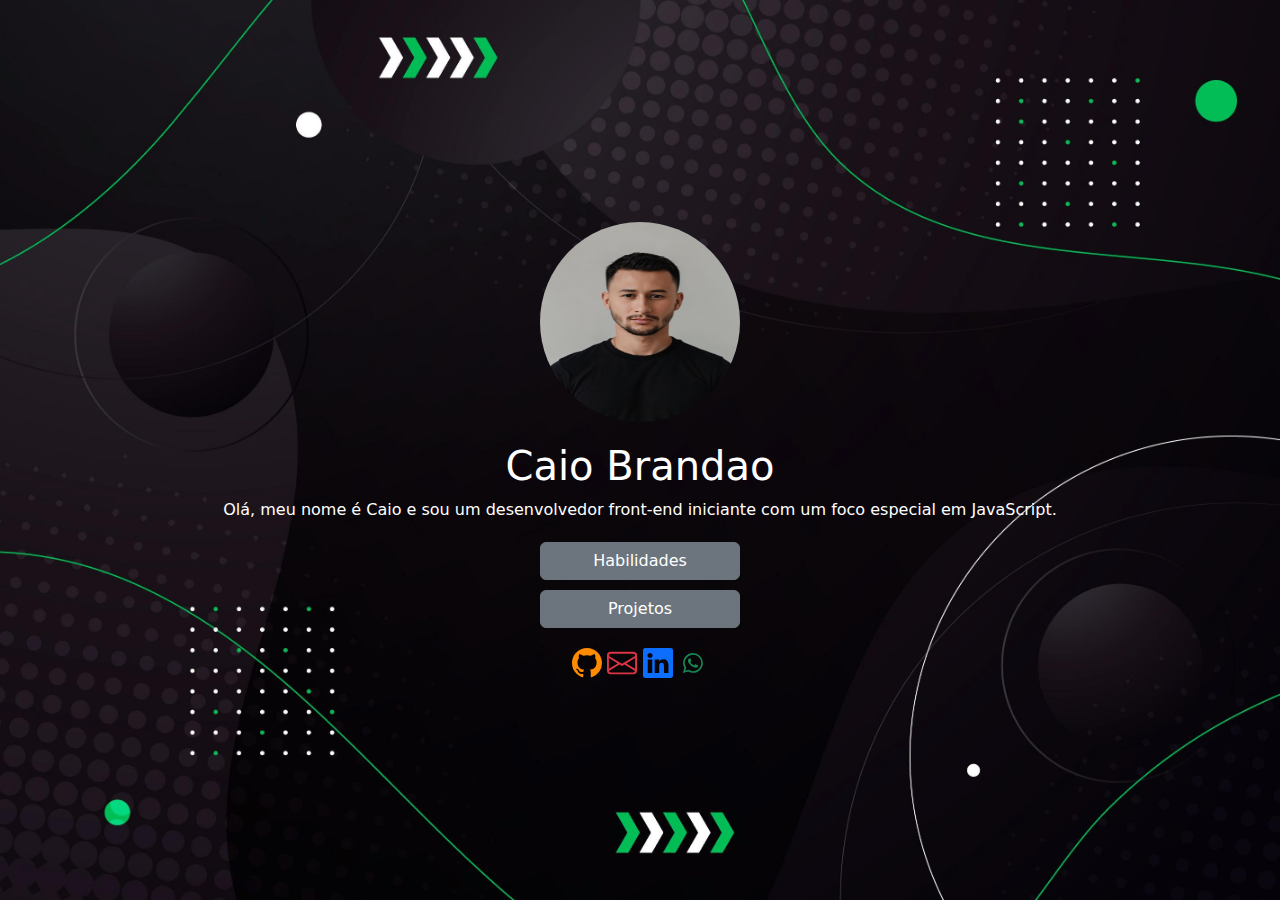
<file: index.html>
<!DOCTYPE html>
<html lang="en">

<head>
    <meta charset="UTF-8">
    <meta name="viewport" content="width=device-width, initial-scale=1.0">
    <title>SobreMim</title>
    <link href="https://cdn.jsdelivr.net/npm/bootstrap@5.3.3/dist/css/bootstrap.min.css" rel="stylesheet"
        integrity="sha384-QWTKZyjpPEjISv5WaRU9OFeRpok6YctnYmDr5pNlyT2bRjXh0JMhjY6hW+ALEwIH" crossorigin="anonymous">

</head>
<style>
    body {
        width: 100vw;
        height: 100vh;
        margin: 0;
        padding: 0;
        background-image: url(./images/bc6.png);
        background-size: cover;
        background-repeat: no-repeat;
        color: white;
        display: flex;
        text-align: center;
        align-items: center;
        justify-content: center;

    }

    .nav {
        display: flex;
        flex-direction: column;
        gap: 10px;
    }

    .btn {
        width: 200px;
    }

    #container {
        display: flex;
        flex-direction: column;
        gap: 20px;
        align-items: center;

    }

    .eu {
        width: 200px;
        height: 200px;
    }

    .contact {
        width: 30px;
        height: 30px;
    }
</style>
</head>


<body>

    <div id="container">
        <div>
            <img src="./images/caio.png" class=" eu rounded-circle">
        </div>
        <div class="sobre">
            <h1>Caio Brandao</h1>
            Olá, meu nome é Caio e sou um desenvolvedor front-end iniciante com um foco especial em JavaScript.
        </div>
        <div class="nav">
            <a href="./habilidades.html" class="btn btn-secondary">Habilidades</a>
            <a href="./Projetos.html" class="btn btn-secondary">Projetos</a>
        </div>
        <div class="contato">
            <a href="https://github.com/T1caio" class="contact"><svg xmlns="http://www.w3.org/2000/svg" width="30" height="30" fill="#FF8C00"
                    class="bi bi-github " viewBox="0 0 16 16">
                    <path
                        d="M8 0C3.58 0 0 3.58 0 8c0 3.54 2.29 6.53 5.47 7.59.4.07.55-.17.55-.38 0-.19-.01-.82-.01-1.49-2.01.37-2.53-.49-2.69-.94-.09-.23-.48-.94-.82-1.13-.28-.15-.68-.52-.01-.53.63-.01 1.08.58 1.23.82.72 1.21 1.87.87 2.33.66.07-.52.28-.87.51-1.07-1.78-.2-3.64-.89-3.64-3.95 0-.87.31-1.59.82-2.15-.08-.2-.36-1.02.08-2.12 0 0 .67-.21 2.2.82.64-.18 1.32-.27 2-.27s1.36.09 2 .27c1.53-1.04 2.2-.82 2.2-.82.44 1.1.16 1.92.08 2.12.51.56.82 1.27.82 2.15 0 3.07-1.87 3.75-3.65 3.95.29.25.54.73.54 1.48 0 1.07-.01 1.93-.01 2.2 0 .21.15.46.55.38A8.01 8.01 0 0 0 16 8c0-4.42-3.58-8-8-8" />
                </svg></a>
            <a href="mailto:caiovsbrandao@gmail.com" class="contact "><svg xmlns="http://www.w3.org/2000/svg" width="30" height="30" fill="#dc3545"
                    class="bi bi-envelope" viewBox="0 0 16 16">
                    <path
                        d="M0 4a2 2 0 0 1 2-2h12a2 2 0 0 1 2 2v8a2 2 0 0 1-2 2H2a2 2 0 0 1-2-2zm2-1a1 1 0 0 0-1 1v.217l7 4.2 7-4.2V4a1 1 0 0 0-1-1zm13 2.383-4.708 2.825L15 11.105zm-.034 6.876-5.64-3.471L8 9.583l-1.326-.795-5.64 3.47A1 1 0 0 0 2 13h12a1 1 0 0 0 .966-.741M1 11.105l4.708-2.897L1 5.383z" />
                </svg></a>
            <a href="https://www.linkedin.com/in/caio-brandão-774461308" class="contact "><svg xmlns="http://www.w3.org/2000/svg"
                    width="30" height="30" fill="#0d6efd" class="bi bi-linkedin" viewBox="0 0 16 16">
                    <path
                        d="M0 1.146C0 .513.526 0 1.175 0h13.65C15.474 0 16 .513 16 1.146v13.708c0 .633-.526 1.146-1.175 1.146H1.175C.526 16 0 15.487 0 14.854zm4.943 12.248V6.169H2.542v7.225zm-1.2-8.212c.837 0 1.358-.554 1.358-1.248-.015-.709-.52-1.248-1.342-1.248S2.4 3.226 2.4 3.934c0 .694.521 1.248 1.327 1.248zm4.908 8.212V9.359c0-.216.016-.432.08-.586.173-.431.568-.878 1.232-.878.869 0 1.216.662 1.216 1.634v3.865h2.401V9.25c0-2.22-1.184-3.252-2.764-3.252-1.274 0-1.845.7-2.165 1.193v.025h-.016l.016-.025V6.169h-2.4c.03.678 0 7.225 0 7.225z" />
                </svg></a>
            <a href="https://wa.me/5531983008709" class="contact "><svg xmlns="http://www.w3.org/2000/svg" width="30" height="20" fill="#198754"
                    class="bi bi-whatsapp" viewBox="0 0 16 16">
                    <path
                        d="M13.601 2.326A7.85 7.85 0 0 0 7.994 0C3.627 0 .068 3.558.064 7.926c0 1.399.366 2.76 1.057 3.965L0 16l4.204-1.102a7.9 7.9 0 0 0 3.79.965h.004c4.368 0 7.926-3.558 7.93-7.93A7.9 7.9 0 0 0 13.6 2.326zM7.994 14.521a6.6 6.6 0 0 1-3.356-.92l-.24-.144-2.494.654.666-2.433-.156-.251a6.56 6.56 0 0 1-1.007-3.505c0-3.626 2.957-6.584 6.591-6.584a6.56 6.56 0 0 1 4.66 1.931 6.56 6.56 0 0 1 1.928 4.66c-.004 3.639-2.961 6.592-6.592 6.592m3.615-4.934c-.197-.099-1.17-.578-1.353-.646-.182-.065-.315-.099-.445.099-.133.197-.513.646-.627.775-.114.133-.232.148-.43.05-.197-.1-.836-.308-1.592-.985-.59-.525-.985-1.175-1.103-1.372-.114-.198-.011-.304.088-.403.087-.088.197-.232.296-.346.1-.114.133-.198.198-.33.065-.134.034-.248-.015-.347-.05-.099-.445-1.076-.612-1.47-.16-.389-.323-.335-.445-.34-.114-.007-.247-.007-.38-.007a.73.73 0 0 0-.529.247c-.182.198-.691.677-.691 1.654s.71 1.916.81 2.049c.098.133 1.394 2.132 3.383 2.992.47.205.84.326 1.129.418.475.152.904.129 1.246.08.38-.058 1.171-.48 1.338-.943.164-.464.164-.86.114-.943-.049-.084-.182-.133-.38-.232" />
                </svg></a>



        </div>
    </div>


</body>

</html>
</file>
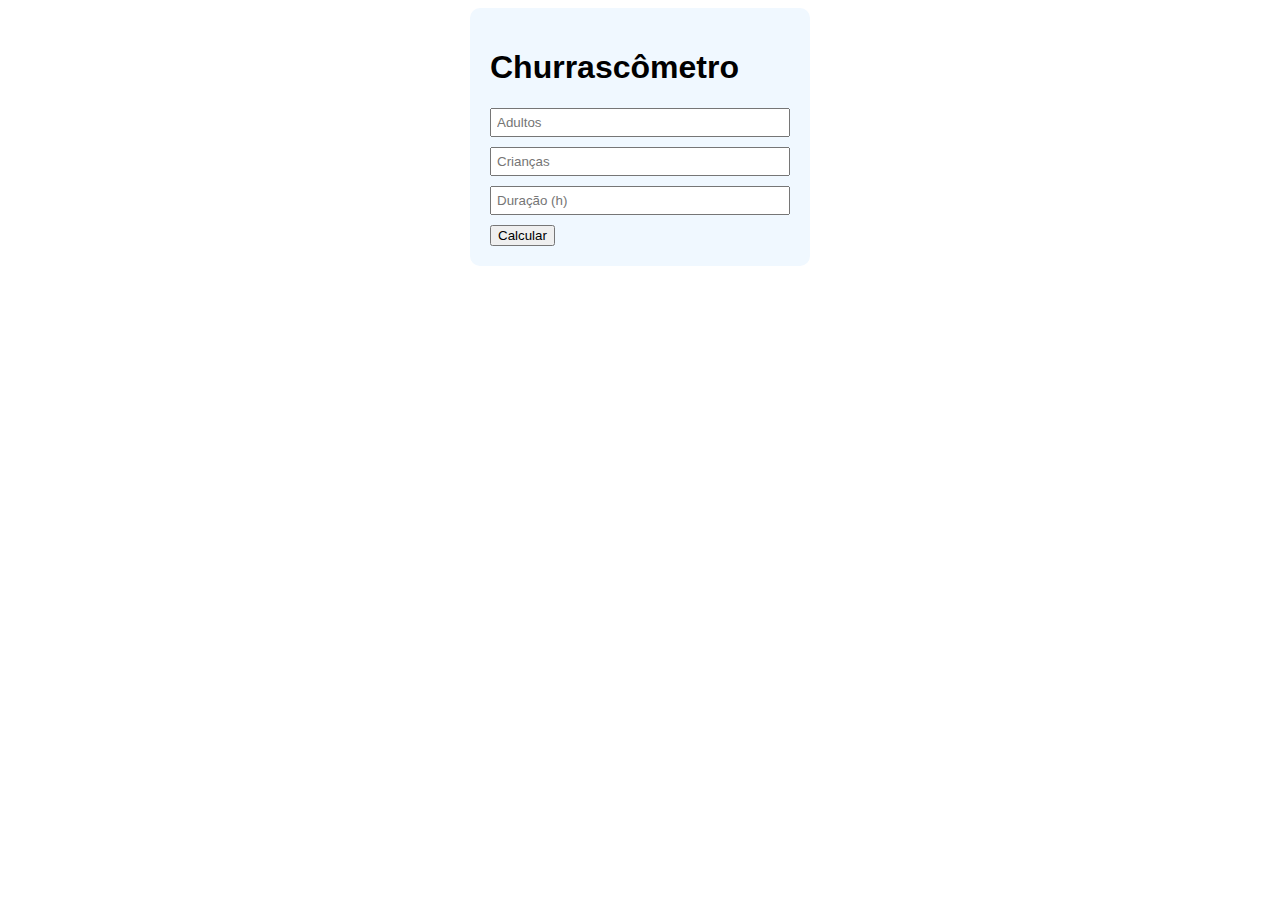
<file: projetos/Churras/index.html>
<!DOCTYPE html>
<html lang="en">

<head>
    <meta charset="UTF-8">
    <meta name="viewport" content="width=device-width, initial-scale=1.0">
    <meta http-equiv="X-UA-Compatible" content="ie=edge">
    <link rel="stylesheet" type="text/css" href="./styles/style.css" />
    <title>Churrascometro</title>

</head>

<body>

    <div class="container">
        <h1>Churrascômetro</h1>
        <input id="adultos" name="adultos" type="number" placeholder="Adultos">
        <input id="criancas" name="criancas" type="number" placeholder="Crianças">
        <input id="duracao" name="duracao" type="number" placeholder="Duração (h)">
        <button onclick="calcular()">Calcular</button>

        <div id="resultado">

        </div>
    </div>

    <script src="./scripts/script.js"></script>
</body>

</html>
</file>
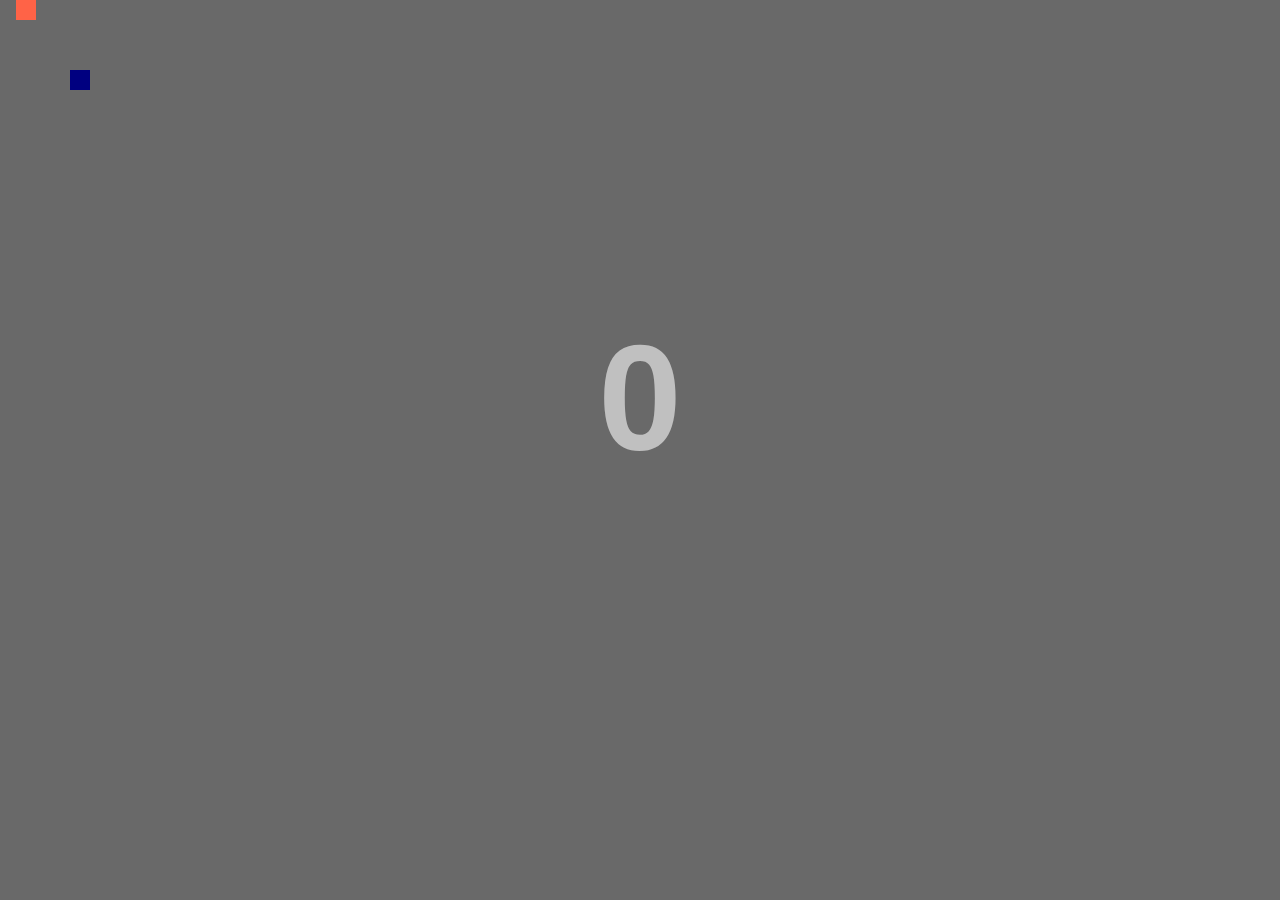
<file: projetos/cobrinha/index.html>
<!DOCTYPE html>
<html lang="pt-BR">

<head>
    <meta charset="UTF-8">
    <meta name="viewport" content="width=device-width, initial-scale=1.0">
    <title>Jogo da Cobrinha</title>
    <style>
        * {
            overflow: hidden;
            margin: 0;
            padding: 0;

        }

        canvas {
            display: block;
        }
    </style>
</head>

<body>
    <canvas></canvas>
    <script>
        const canvasEL = document.querySelector("canvas")
        const canvasCTX = canvasEL.getContext("2d")
        let gameruning = true
        //campo
        const campo = {
            w: window.innerWidth,
            h: window.innerHeight,
            draw: function () {
                canvasCTX.fillStyle = "#696969"
                canvasCTX.fillRect(0, 0, this.w, this.h)

            }
        }
        //placar
        const ponto = {
            draw: function () {
                canvasCTX.fillStyle = "#C0C0C0"
                canvasCTX.font = "bold 150px Arial"
                canvasCTX.textAlign = "center"
                canvasCTX.textBaseline = "center"
                canvasCTX.fillText(pontuaçao, campo.w / 2, campo.h / 2)
            }
        }
        //fruta
        const fruta = {
            x: 0,
            y: 0,
            hh: 20,
            ww: 20,
            draw: function () {
                canvasCTX.fillStyle = "#FF6347"
                canvasCTX.fillRect(this.x, this.y, this.ww, this.hh)
            },
            //spawn da fruta
            spawn: function () {
                this.x = Math.floor(Math.random() * (campo.w - this.ww))
                this.y = Math.floor(Math.random() * (campo.h - this.hh))
            }
        }
        //cobra
        const cobra = {
            x: 0,
            y: 0,
            w: 20,
            h: 20,
            dx: 0,
            dy: 0,
            body: [{ x: 70, y: 70 }],
            _spawn: function () {
                this.x = Math.floor(Math.random() * (campo.w - this.ww))
                this.y = Math.floor(Math.random() * (campo.h - this.hh))
            },
            draw: function () {
                canvasCTX.fillStyle = "#000080"
                this.body.forEach(segment => { canvasCTX.fillRect(segment.x, segment.y, this.w, this.h) })


            },
            update: function () {
                this.x += this.dx;
                this.y += this.dy;
                this.x = Math.max(0, Math.min(this.x, campo.w - this.w))
                this.y = Math.max(0, Math.min(this.y, campo.h - this.h))

                const newHead = { x: this.body[0].x + this.dx, y: this.body[0].y + this.dy };

                // Check for wall collision
                if (newHead.x < 0 || newHead.x >= campo.w || newHead.y < 0 || newHead.y >= campo.h) {
                    gameOver();
                    return;
                }

                // Check for self collision
                for (let i = 1; i < this.body.length; i++) {
                    if (newHead.x === this.body[i].x && newHead.y === this.body[i].y) {
                        gameOver();
                        return;
                    }
                }


                this.body.unshift(newHead);
                if (newHead.x < fruta.x + fruta.ww &&
                    newHead.x + this.w > fruta.x &&
                    newHead.y < fruta.y + fruta.hh &&
                    newHead.y + this.h > fruta.y) {
                    pontuaçao++;
                    fruta.spawn();
                } else {
                    this.body.pop();
                }

            }

        }
        //variaveis da movimentação
        const speed = 3
        let pontuaçao = 0
        function setup() {
            canvasEL.width = campo.w
            canvasEL.height = campo.h
            fruta.spawn()

            window.addEventListener('keydown', (e) => {
                if (e.key === 'w' || e.key === 'ArrowUp') {
                    if (cobra.dy === 0) {
                        cobra.dx = 0;
                        cobra.dy = -speed
                    }
                }
                if (e.key === 's' || e.key === 'ArrowDown') {
                    if (cobra.dy === 0) {
                        cobra.dx = 0;
                        cobra.dy = speed;
                    }
                }
                if (e.key === 'a' || e.key === 'ArrowLeft') {
                    if (cobra.dx === 0) {
                        cobra.dx = -speed;
                        cobra.dy = 0
                    }
                }
                if (e.key === 'd' || e.key === 'ArrowRight') {
                    if (cobra.dx === 0) {
                        cobra.dx = speed;
                        cobra.dy = 0
                    }
                }
            })
        }
        function draw() {
            campo.draw()
            ponto.draw()
            fruta.draw()
            cobra.draw()

        }
        function gameLoop() {
            if (gameruning) {
                draw();
                cobra.update();
                requestAnimationFrame(gameLoop);
            }
        }
        function gameOver() {
            gameruning = false;
            canvasCTX.fillStyle = "rgba(0, 0, 0, 0.5)";
            canvasCTX.fillRect(0, 0, campo.w, campo.h);
            canvasCTX.fillStyle = "#FF0000";
            canvasCTX.font = "bold 100px Arial";
            canvasCTX.textAlign = "center";
            canvasCTX.textBaseline = "middle";
            canvasCTX.fillText("Game Over", campo.w / 2, campo.h / 2);
        }

        setup()
        gameLoop()




    </script>
</body>

</html>
</file>
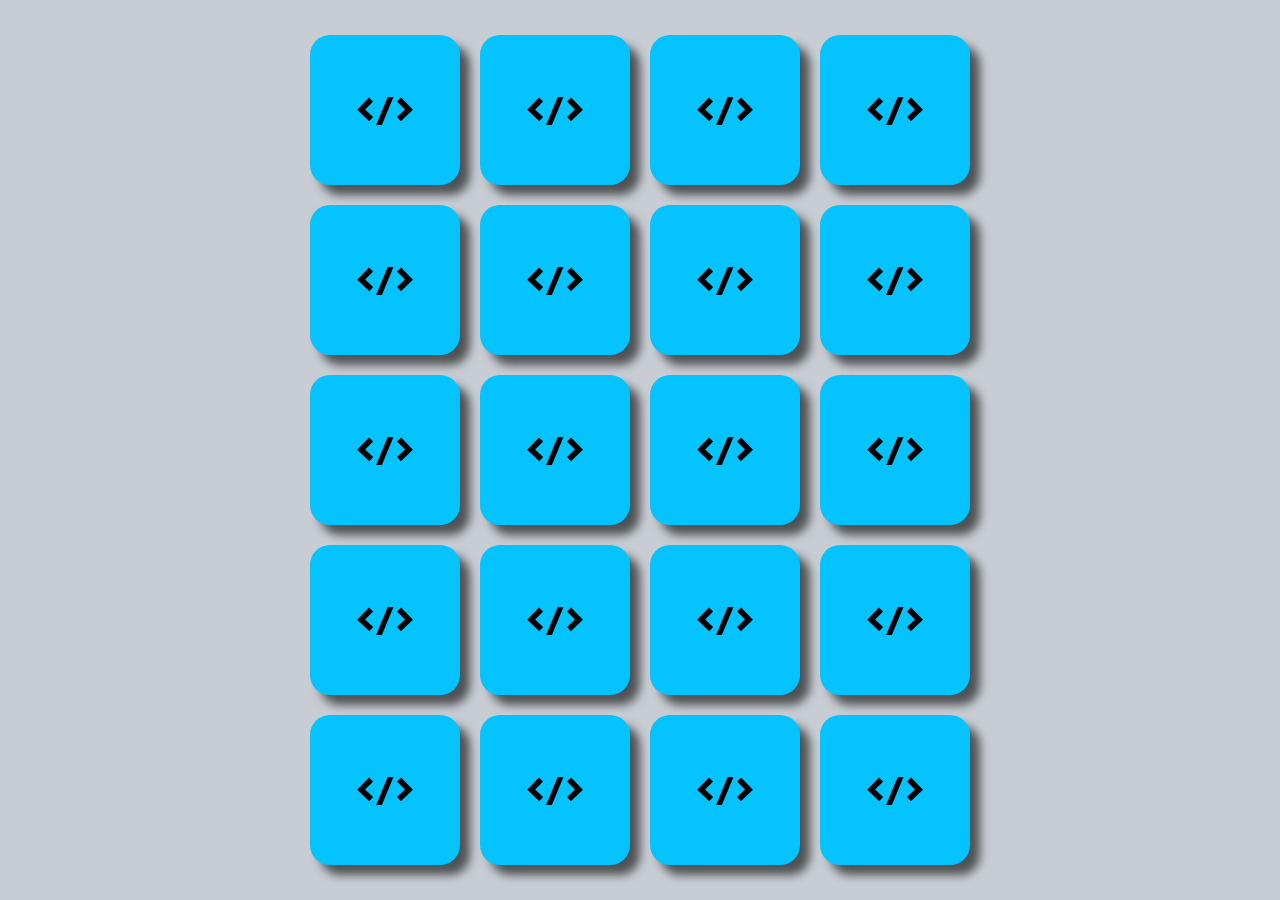
<file: projetos/jogo da memoria/index.html>
<!DOCTYPE html>
<html lang="en">
    

<head>
    <meta charset="UTF-8">
    <meta name="viewport" content="width=device-width, initial-scale=1.0">
    <title>Jogo da memória </title>
    <link rel="preconnect" href="https://fonts.googleapis.com">
    <link rel="preconnect" href="https://fonts.gstatic.com" crossorigin>
    <link href="https://fonts.googleapis.com/css2?family=Righteous&display=swap" rel="stylesheet">
    <link rel="stylesheet" href="./style.css">

</head>


<body>
    <div id="gameboard">

    </div>
    <div id="gameover">
        <div>
            Parabéns, você completou o jogo!!
        </div>
        <button id="Restart" onclick="restart()">Restart</button>
    </div>
    <script src="./game.js"></script>
    <script src="./script.js"></script>
</body>

</html>
</file>
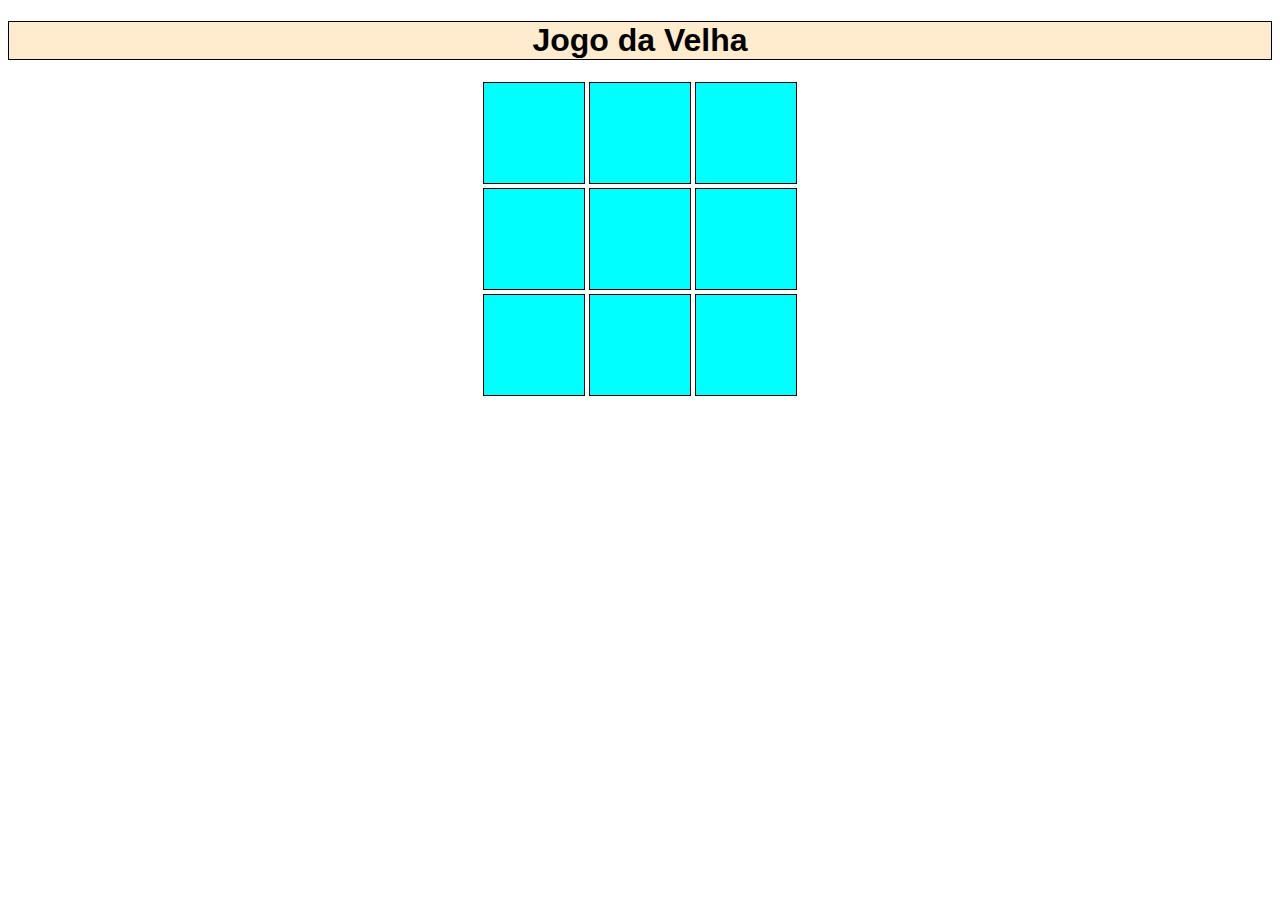
<file: projetos/jogo da velha/index.html>
<!DOCTYPE html>
<html lang="pt-br">

<head>
    <meta charset="UTF-8">
    <meta name="viewport" content="width=device-width, initial-scale=1.0">
    <title>Document</title>
    <link rel="stylesheet" type="text/css" href="./style.css">

</head>

<body>
    <h1>Jogo da Velha</h1>
    <div class="stage">

        <div class="linha">
            <div id="0" class="square"></div>
            <div id="1" class="square"> </div>
            <div id="2" class="square"></div>
        </div>
        <div class="linha">
            <div id="3" class="square"></div>
            <div id="4" class="square"></div>
            <div id="5" class="square"></div>
        </div>
        <div class="linha">
            <div id="6" class="square"></div>
            <div id="7" class="square"></div>
            <div id="8" class="square"></div>
        </div>
        <div id="ganhador"></div>
    </div>
    <script src="./game.js"></script>
    <script src="./interface.js"></script>
  

</body>

</html>
</file>
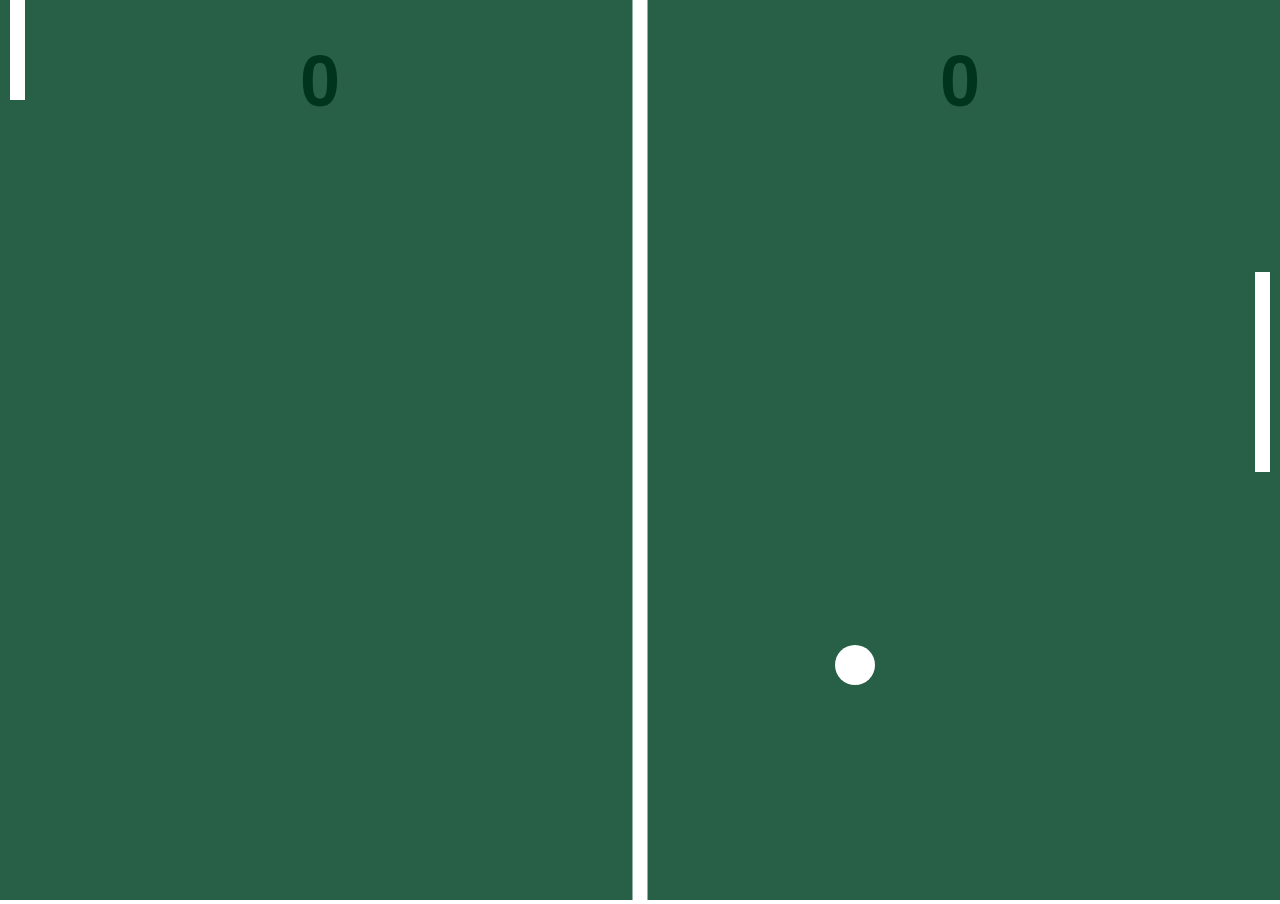
<file: projetos/ping pong/index.html>
<!DOCTYPE html>
<html lang="pt">

<head>
    <meta charset="UTF-8">
    <meta name="viewport" content="width=device-width, initial-scale=1.0">
    <title>Ping Pong</title>
    <style>
        * {
            overflow: hidden;
            margin: 0;
            padding: 0;
        }
    </style>
</head>

<body>
    <canvas></canvas>
    <script>
        const canvasEl = document.querySelector("canvas")
        const canvasCTX = canvasEl.getContext("2d")
        const linewidth = 15
        const gapx = 10
        const mouse = { x: 0, y: 0 }
        //faz o campo
        const field = {
            w: window.innerWidth,
            h: window.innerHeight,
            draw: function () {
                canvasCTX.fillStyle = "#286047"
                canvasCTX.fillRect(0, 0, this.w, this.h)
            },
        }
        //faz a linha central
        const line = {
            w: 15,
            h: field.h,
            draw: function () {
                canvasCTX.fillStyle = "#ffffff"
                canvasCTX.fillRect(field.w / 2 - this.w / 2, 0, this.w, this.h)
            },
        }
        //faz a raquete l
        const lracket = {
            x: gapx,
            y: 0,
            w: line.w,
            h: 200,
            _move: function () {
                this.y = mouse.y - this.h / 2
            },
            draw: function () {
                canvasCTX.fillRect(this.x, this.y, this.w, this.h)
                this._move()
            }
        }
        //faz a raquete r
        const rracket = {
            x: field.w - line.w - gapx,
            y: 100,
            w: line.w,
            h: 200,
            speed:4,
            _move: function () {
               if(this.y+this.h/2<ball.y+ball.r){this.y+=this.speed}else{this.y-=this.speed}
            },
            draw: function () {
                canvasCTX.fillRect(this.x, this.y, this.w, this.h)
                this._move()
            }
        }
        //faz o placar
        const scoreboard = {
            human: 0,
            computer: 0,
            pointhuman: function () { this.human++ },
            pointcomputer: function () { this.computer++ },
            draw: function () {
                canvasCTX.font = "bold 72px Arial"
                canvasCTX.textAlign = "center"
                canvasCTX.textBaseline = "top"
                canvasCTX.fillStyle = "#01341D"
                canvasCTX.fillText(this.human, field.w / 4, 50)
                canvasCTX.fillText(this.computer, field.w / 4 + field.w / 2, 50)
            },
        }
        //faz a bola
        const ball = {
            x: field.w/2,
            y: field.h/2,
            r: 20,
            speed: 5,
            directionX: 1,
            directionY: 1,
            _calcposition: function () {
                //verifica se houve pontuaçao j1
                if (this.x > field.w - this.r - rracket.w - gapx) {
                    //verifica se a bola vai bater na raquete
                    if (this.y + this.r > rracket.y && this.y - this.r < rracket.y + rracket.h) { this._reverseX() }
                    //pontuar jogador 1
                    else {
                        scoreboard.pointhuman()
                        this._pointUp()
                    }
                }
                //verifica pontuaçao j2
                if (this.x < gapx + this.r + lracket.w) {
                    if (this.y + this.r > lracket.y && this.y - this.r < lracket.y + lracket.h) { this._reverseX() } else {
                        scoreboard.pointcomputer()
                        this._pointUp()
                    }
                }
                if ((this.y - this.r < 0 && this.directionY < 0) || (this.y > field.h - this.r && this.directionY > 0)) { this._reverseY() }
            },
            _speedUp: function () {
                this.speed += 1.5
            },
            _pointUp: function () {
                this._speedUp()
                this.x = field.w / 2
                this.y = field.h / 2
            },
            _move: function () {
                this.x += this.directionX * this.speed
                this.y += this.directionY * this.speed
            },
            _reverseY: function () { this.directionY *= -1 },
            _reverseX: function () { this.directionX *= -1 },
            draw: function () {
                canvasCTX.fillStyle = "#ffffff"
                canvasCTX.beginPath()
                canvasCTX.arc(this.x, this.y, this.r, 0, 2 * Math.PI, false)
                canvasCTX.fill()
                this._calcposition()
                this._move()
            }
        }
        function setup() {
            canvasEl.width = canvasCTX.width = field.w
            canvasEl.height = canvasCTX.height = field.h
        }
        function draw() {

            field.draw()
            line.draw()
            lracket.draw()
            rracket.draw()
            scoreboard.draw()
            ball.draw()
        }
        window.animateFrame = (function () {
            return (
                window.requestAnimationFrame ||
                window.webkitRequestAnimationFrame ||
                window.mozRequestAnimationFrame ||
                window.oRequestAnimationFrame ||
                window.msRequestAnimationFrame ||
                function (callback) {
                    return window.setTimeout(callback, 1000 / 60)
                }
            )
        })()
        function main() {
            animateFrame(main)
            draw()
        }
        setup()
        main()
        canvasEl.addEventListener("mousemove", function (e) {
            mouse.x = e.pageX
            mouse.y = e.pageY
            console.log(mouse)
        })

    </script>

</body>

</html>
</file>
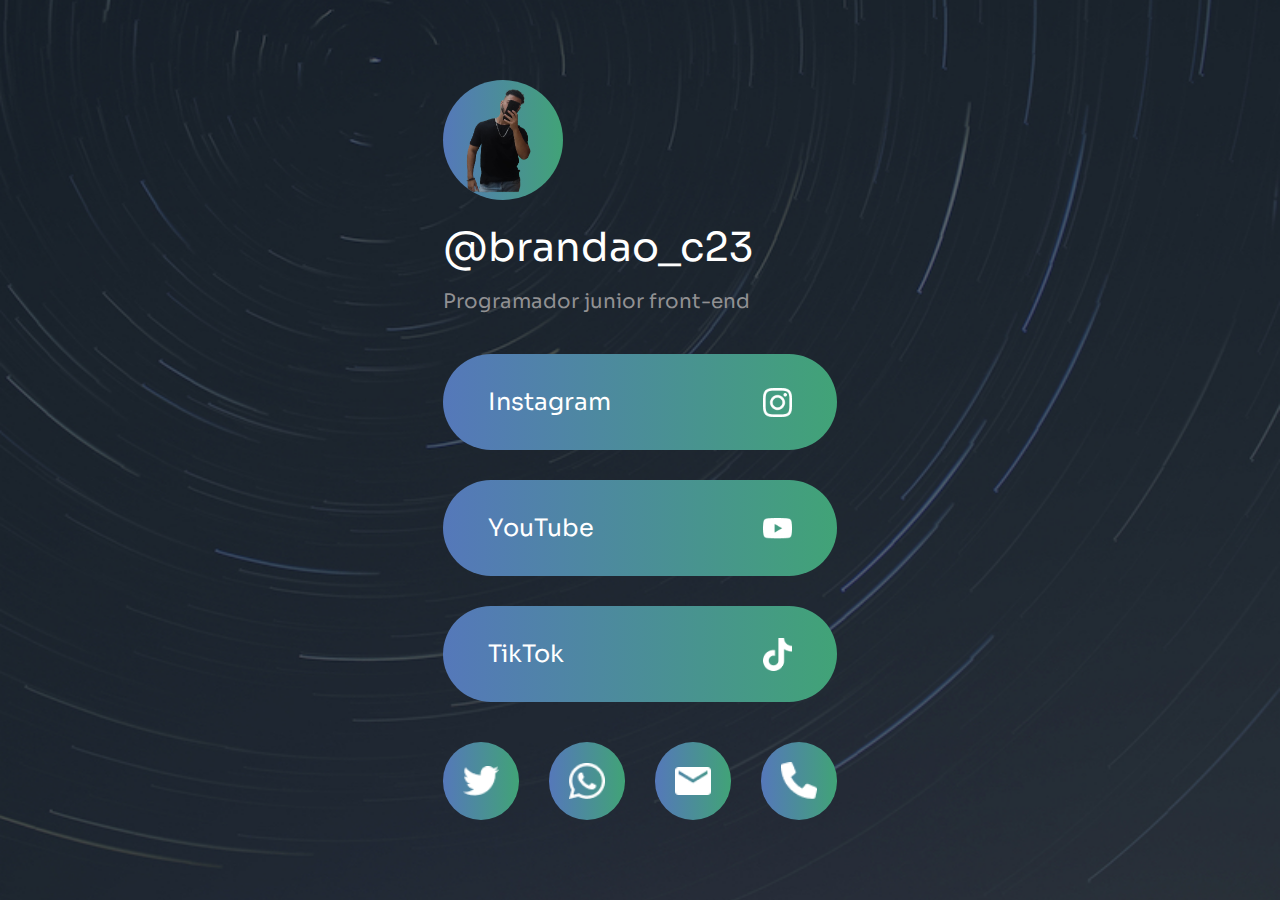
<file: projetos/social link/index.html>
<!DOCTYPE html>
<html lang="pt-br">

<head>
    <meta charset="UTF-8">
    <meta name="viewport" content="width=device-width, initial-scale=1.0">
    <title>Document</title>
    <link rel="stylesheet" href="./style.css">
    <link rel="preconnect" href="https://fonts.googleapis.com">
<link rel="preconnect" href="https://fonts.gstatic.com" crossorigin>
<link href="https://fonts.googleapis.com/css2?family=Lato:ital,wght@0,400;0,700;1,300;1,700&family=Sora:wght@200;300;400;500;600;700;800&display=swap" rel="stylesheet">
</head>

<body>
    <section class="container">
        <header ><img class="profile gradiente" src="./images/profile.png" alt="ft perfil">
            <h1 class="user">@brandao_c23</h1>
            <p class="cabeçalho">Programador junior front-end </p>

        </header>
        <ul class="list">
            <li class="list-item gradiente"><a class="link" href="" >Instagram
                <img src="./images/instagram.png" alt="instagram"></a>
                
            </li>
            <li class="list-item gradiente"><a class="link" href="">YouTube
                <img src="./images/youtube.png" alt="youtube"></a>
                
            </li>
            <li class="list-item gradiente"><a class="link" href="">TikTok
                <img src="./images/tiktok.png" alt="tiktok">
            </a>
               
            </li>

        </ul>
        <footer>
            <a class="contato gradiente" href=""><img src="./images/twitter.png" alt="twitter"></a>
            <a class="contato gradiente" href=""><img src="./images/whatsapp.png" alt="whatsap"></a>
            <a class="contato gradiente" href=""><img src="./images/email.png" alt="email"></a>
            <a class="contato gradiente" href=""><img src="./images/phone.png" alt="phone"></a>

        </footer>
    </section>

</body>

</html>
</file>
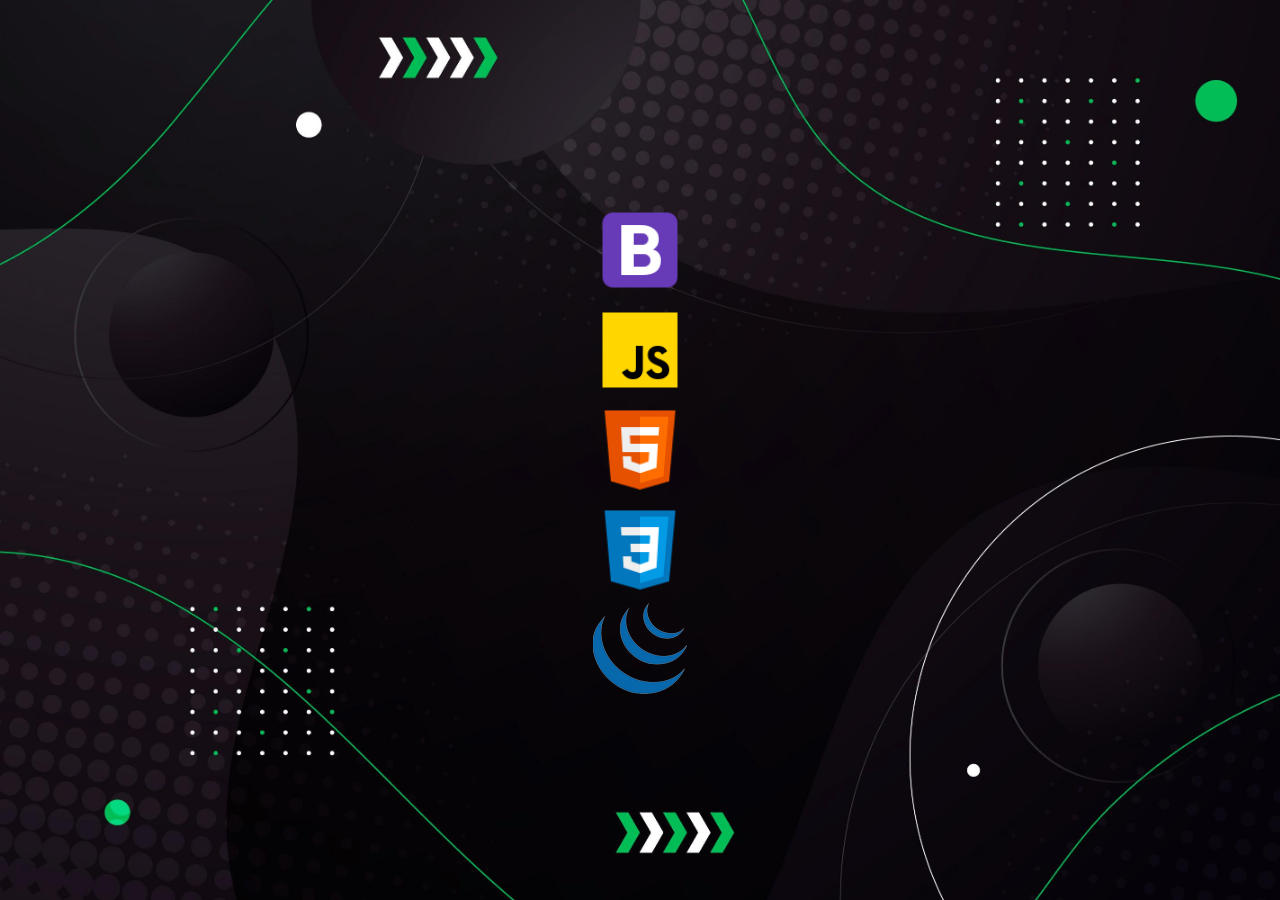
<file: habilidades.html>
<!DOCTYPE html>
<html lang="br">

<head>
    <meta charset="UTF-8">
    <meta name="viewport" content="width=device-width, initial-scale=1.0">
    <title>Habilidades</title>
    <link href="https://cdn.jsdelivr.net/npm/bootstrap@5.3.3/dist/css/bootstrap.min.css" rel="stylesheet"
        integrity="sha384-QWTKZyjpPEjISv5WaRU9OFeRpok6YctnYmDr5pNlyT2bRjXh0JMhjY6hW+ALEwIH" crossorigin="anonymous">
    <style>
        body {
            width: 100vw;
            height: 100vh;
            display: flex;
            background-image: url(./images/bc6.png);
            background-repeat: no-repeat;
            background-size: cover;
            align-items: center;
            justify-content: center;
            color: white;
            text-align: center;
        }

        .skils {
            display: flex;
            flex-direction: column;
            justify-content: center;
        }

        .not {
            display: none;
        }
    </style>
</head>

<body>
    <div class="skils">
        <img src="./images/bootstrap.png" id="b">
        <p id="one" class="not">Bootstrap</p>
        <img src="./images/javascript.png" id="js">
        <p id="two" class="not">javascript</p>
        <img src="./images/html.png" id="html">
        <p id="three" class="not">Html</p>
        <img src="./images/css.png" id="css">
        <p id="four" class="not">Css</p>
        <img src="./images/jquery.png" id="jquery">
        <p id="five" class="not">jquery</p>
    </div>


    </div>
    <script>
        const b = document.querySelector("#b")
        const js = document.querySelector("#js")
        const html = document.querySelector("#html")
        const css = document.querySelector("#css")
        const jquery = document.querySelector("#jquery")
        const one = document.querySelector("#one")
        const two = document.querySelector("#two")
        const three = document.querySelector("#three")
        const four = document.querySelector("#four")
        const five = document.querySelector("#five")

        const delay = 500;
        function setahover(linguagem, texto) {
            let tempo;
            linguagem.addEventListener("mouseover", () => {
                clearTimeout(tempo);
                texto.classList.remove("not")
            })
            linguagem.addEventListener("mouseout", () => {
                delay = setTimeout(() => { texto.classList.add("not") }, delay)
            })
            linguagem.addEventListener("touchstart", () => {
                clearTimeout(tempo);
                texto.classList.remove("not")
            })
            linguagem.addEventListener("touchend", () => {
                delay = setTimeout(() => { texto.classList.add("not") }, delay)
            })

        }
        setahover(b, one);
        setahover(js, two);
        setahover(html, three);
        setahover(css, four);
        setahover(jquery, five);





    </script>

</body>

</html>
</file>
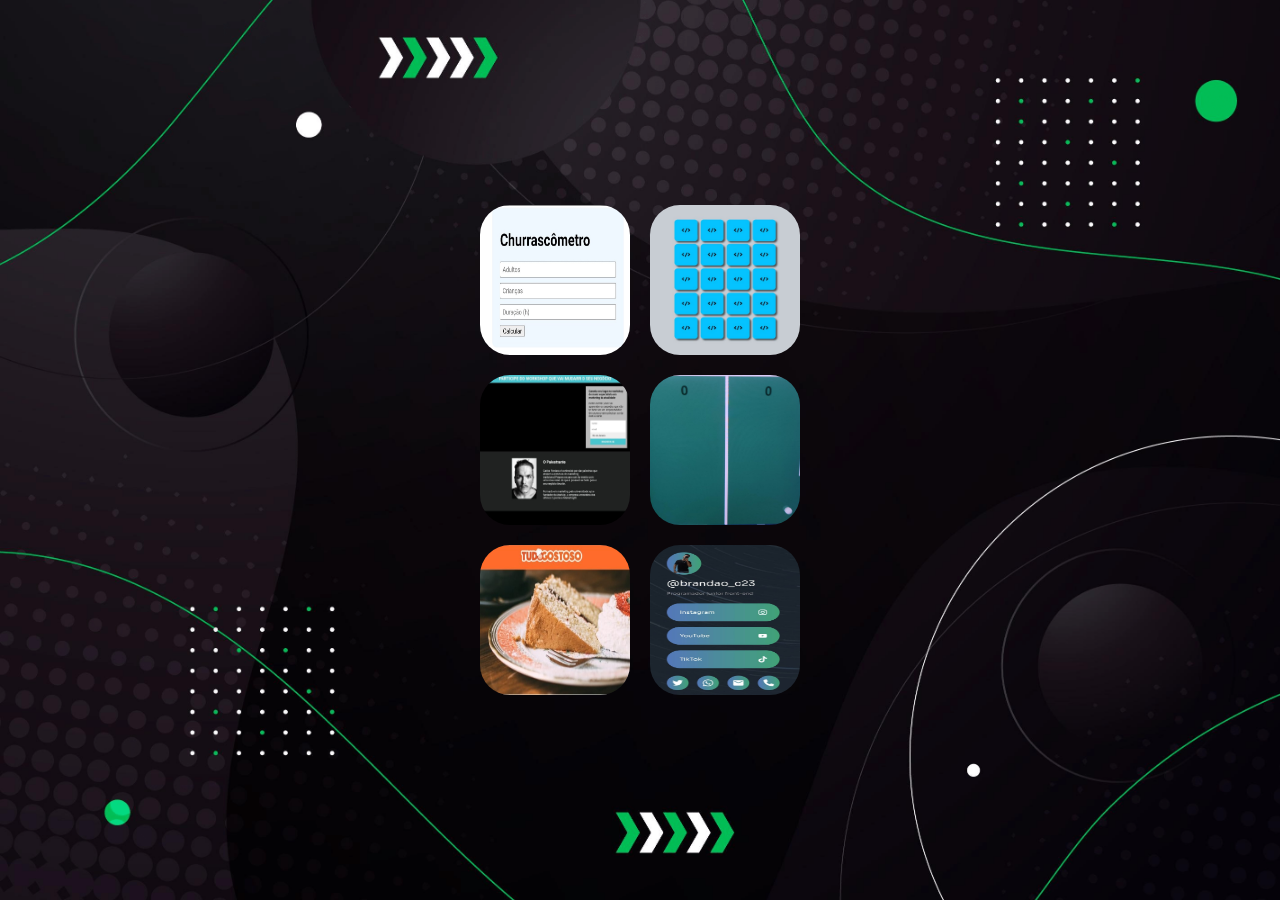
<file: Projetos.html>
<!DOCTYPE html>
<html lang="br">

<head>
    <meta charset="UTF-8">
    <meta name="viewport" content="width=device-width, initial-scale=1.0">
    <title>Projetos</title>
    <link href="https://cdn.jsdelivr.net/npm/bootstrap@5.3.3/dist/css/bootstrap.min.css" rel="stylesheet"
        integrity="sha384-QWTKZyjpPEjISv5WaRU9OFeRpok6YctnYmDr5pNlyT2bRjXh0JMhjY6hW+ALEwIH" crossorigin="anonymous">
    <style>
        body {
            width: 100vw;
            height: 100vh;
            display: flex;
            background-image: url(./images/bc6.png);
            background-repeat: no-repeat;
            background-size: cover;
            align-items: center;
            justify-content: center;
            text-align: center;
            color: white;

        }

        .ft {
            width: 150px;
            height: 150px;
            border-radius: 20%;
        }

        .container {
            display: grid;
            grid-template-columns: 150px 150px;
            gap: 20px;
            justify-content: center;

        }

        .not {
            display: none;

        }

        a {
            text-decoration: none;
            color: white;
        }
    </style>
</head>

<body>
    <div class="container">
        <a href="./projetos/Churras/" id="p1"><img class="ft" src="./images/churrasco.png">
            <p id="one" class="not">Churrascômetro</p>
        </a>
        <a href="./projetos/jogo da memoria/" id="p2"><img class="ft" src="./images/memoria.png">
            <p id="two" class="not">Jogo da Memória</p>
        </a>
        <a href="./projetos/pag captura/" id="p3"><img class="ft" src="./images/captura.png">
            <p id="three" class="not">Página de captura</p>
        </a>
        <a href="./projetos/ping pong/" id="p4"><img class="ft" src="./images/pingpong.png">
            <p id="four" class="not">PingPong</p>
        </a>
        <a href="./projetos/receita/" id="p5"><img class="ft" src="./images/receita.png">
            <p id="five" class="not">Receita</p>
        </a>
        <a href="./projetos/social link/" id="p6"><img class="ft" src="./images/social.png">
            <p id="six" class="not">Social Link</p>
        </a>
    </div>
    <script>
        //id dos textos que vão aparecer quando o mouse 
        //estiver em cima
        const one = document.querySelector("#one")
        const two = document.querySelector("#two")
        const three = document.querySelector("#three")
        const four = document.querySelector("#four")
        const five = document.querySelector("#five")
        const six = document.querySelector("#six")
        //id das imagens que o mouse vai passar em cima 
        const pag1 = document.querySelector("#p1")
        const pag2 = document.querySelector("#p2")
        const pag3 = document.querySelector("#p3")
        const pag4 = document.querySelector("#p4")
        const pag5 = document.querySelector("#p5")
        const pag6 = document.querySelector("#p6")
        //delay de depois que o mouse sai de cima
        const delay = 500
        //eventos para o texto aparecer e sumir
        function setahover(projeto, texto) {
            let tempo;
            projeto.addEventListener("mouseover", () => {
                clearTimeout(tempo)
                texto.classList.remove("not")
            })
            projeto.addEventListener("mouseout", () => {
                delay = setTimeout(() => { texto.classList.add("not") }, delay)

            })
            projeto.addEventListener("touchstart", () => {
                clearTimeout(tempo)
                texto.classList.remove("not")
            })
            projeto.addEventListener("touchend", () => {
                delay = setTimeout(() => { texto.classList.add("not") }, delay)

            })
        }
        //fazendo a função funcionar com seus argumentos
        setahover(p1,one)
        setahover(p2,two)
        setahover(p3,three)
        setahover(p4,four)
        setahover(p5,five)
        setahover(p6,six)
           






    </script>
</body>

</html>
</file>
<file: projetos/Churras/styles/style.css>
.container{
    font-family: Arial, Helvetica, sans-serif;
    max-width: 300px;
    margin: auto;
    background-color: aliceblue;
    padding: 20px;
    border-radius: 10px;
}

input{
    width: 100%;
    display: block;
    padding: 5px;
    box-sizing: border-box;
    margin-bottom: 10px;
}
</file>
<file: projetos/jogo da memoria/style.css>
* {
    margin: 0;
    padding: 0;
    box-sizing: border-box;
}

body {
    font-family: 'Righteous', sans-serif;
    display: flex;
    justify-content: center;
    align-items: center;
    height: 100vh;
    background-color: #c7cdd3;
}

.card {
    width: 150px;
    height: 150px;
    position: relative;
    transform-style: preserve-3d;
    transition: transform 1s;
}

.card-back,
.card-front {
    width: 100%;
    height: 100%;
    border-radius: 20px;
    display: flex;
    position: absolute;
    justify-content: center;
    align-items: center;
    box-shadow: 10px 10px 10px rgba(0, 0, 0, 0.6);

    backface-visibility: hidden;

}

.card-front {
    background-color: #101c2c;
    transform: rotateY(180deg);
}


.card-back {
    background-color: #05c3ff;
    font-size: 40px;

}

.flip {
    transform: rotateY(180deg);
}

#gameover {
    position: absolute;
    width: 100%;
    height: 100%;
    background-color: rgba(0, 0, 0, 0.9);
    color: white;
    font-size: 55px;
    display: flex;
    justify-content: center;
    align-items: center;
    flex-direction: column;
    top: 0;
    display: none;
}

#Restart {
    padding: 20px;
    font-size: 20px;
    background-color: yellow;
    border-radius: 20px;
    border: none;
    margin-top: 10px;
}

#gameboard {
    max-width: 700px;
    display: grid;
    grid-template: 1fr 1fr 1fr 1fr 1fr/1fr 1fr 1fr 1fr;
    gap: 20px;
}
</file>
<file: projetos/jogo da velha/style.css>
h1 {
    display: flex;
    justify-content: center;
    background-color: blanchedalmond;
    border: 1px solid;
    font-family: Arial, Helvetica, sans-serif;

}

.square{
    display: inline-block;
    flex-direction: column;
    width: 100px;
    height: 100px;
    background-color: aqua;
    border: 1px solid;
    ;

}

.stage{
    text-align: center;
}

.o {
    position: relative;
}

.o::after {
    position: absolute;
    content: "\26AB";
    top: 0;
    left: 0;
    right: 0;
    bottom: 0;
    line-height: 100px;
    font-size: 50px;
    
}
.x {
    position: relative;
}

.x::after {
    position: absolute;
    content: "✖️";
    top: 0;
    left: 0;
    right: 0;
    bottom: 0;
    line-height: 100px;
    font-size: 50px;
    
}
</file>
<file: projetos/social link/style.css>
* {
    margin: 0;
    padding: 0;
    box-sizing: border-box;
}

html {
    height: 100vh;
}

body {
    background: url(./images/background.jpg);
    background-repeat: no-repeat;
    background-size: cover;
    height: 100%;
    font-family: Sora, sans-serif;
    display: flex;
}

.container {
    max-width: 540px;
    margin: auto;
    display: flex;
    flex-direction: column;
    padding: 20px;
    color: white;
    height: 100%;
    justify-content: center;
}

.gradiente {
    background: linear-gradient(to right, #5578BA, #41a377);
}

.profile {
    max-width: 120px;
    border-radius: 50%;
}

.user {
    font-weight: 400;
    font-size: 2em;
    margin: 16px 0;
}

.cabeçalho {
    color: #919193;
    font-size: 1em;
}

a {
    color: white;
    text-decoration: none;
}


.list {
    list-style: none;
    display: flex;
    flex-direction: column;
    justify-content: space-between;
    margin: 2em 0;
    gap: 1.5em;

}

.list-item {
    font-size: 1.2em;
    height: 4em;
    border-radius: 2em;
    display: flex;
   
}
.link{display: flex;
justify-content: space-between ;
align-items: center;
flex-grow: 1;
padding: 1em 45px
}
.link>img{width: 1.2em;}

footer{display: flex;
gap: 1.5em;}

.contato{display: flex;
justify-content: center;
align-items: center;
border-radius: 50%;
padding: 1em;}
.contato>img{width: 1.8em;}
@media screen and (min-width:815px) {html{font-size: 20px;}}
</file>
